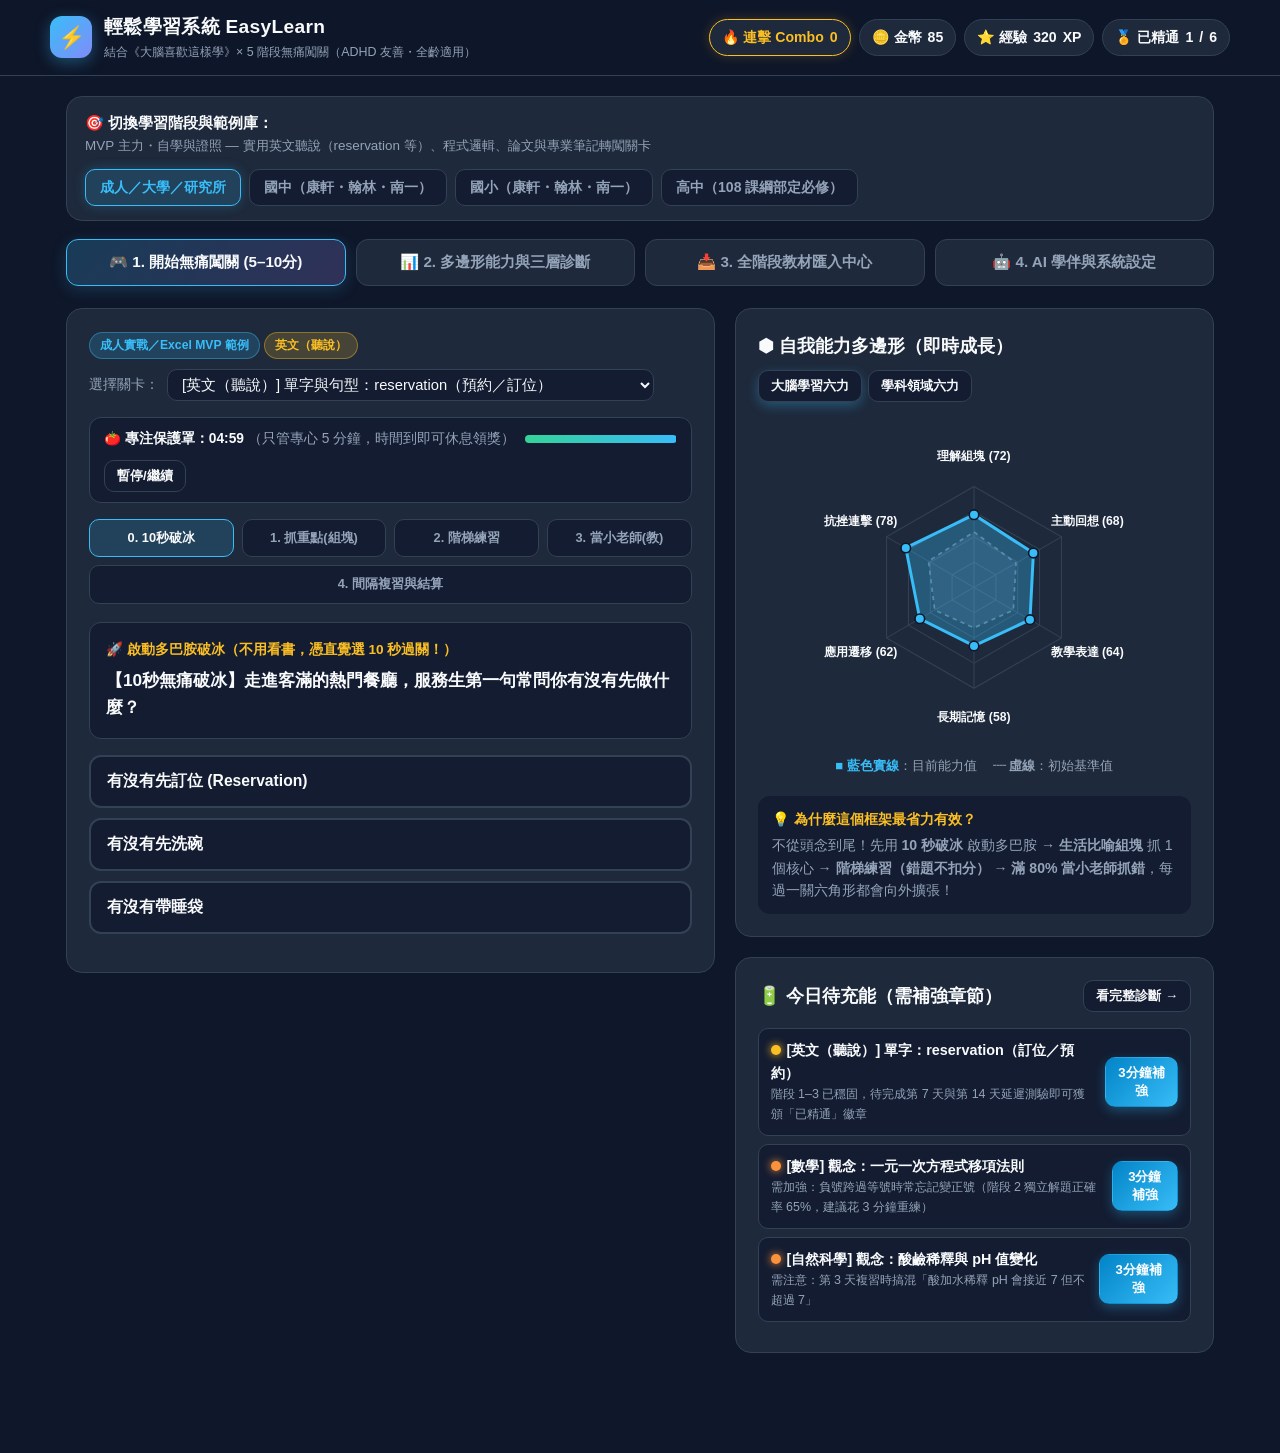
<file: easy_learn/index.html>
<!DOCTYPE html>
<html lang="zh-Hant">
<head>
  <meta charset="UTF-8" />
  <meta name="viewport" content="width=device-width, initial-scale=1.0" />
  <title>輕鬆學習系統 EasyLearn — 無痛闖關 × 多邊形能力分析</title>
  <link rel="stylesheet" href="styles.css" />
</head>
<body>

  <!-- Top Dopamine & Status Header -->
  <header class="top-header">
    <div class="header-inner">
      <div class="brand-area">
        <div class="brand-logo">⚡</div>
        <div>
          <div class="brand-title">輕鬆學習系統 EasyLearn</div>
          <div class="brand-subtitle">結合《大腦喜歡這樣學》× 5 階段無痛闖關（ADHD 友善・全齡適用）</div>
        </div>
      </div>

      <div class="stats-pills">
        <div class="stat-pill highlight-combo" id="pill-combo" title="連續答對觸發多巴胺加成">
          🔥 連擊 Combo <span id="stat-combo">0</span>
        </div>
        <div class="stat-pill" id="pill-coins" title="過關與破冰獎勵金幣">
          🪙 金幣 <span id="stat-coins">85</span>
        </div>
        <div class="stat-pill" id="pill-xp" title="累積學習經驗值">
          ⭐ 經驗 <span id="stat-xp">320</span> XP
        </div>
        <div class="stat-pill" id="pill-mastery" title="第7、14天複習皆通過才算真精通">
          🏅 已精通 <span id="stat-mastered">1</span> / <span id="stat-total">6</span>
        </div>
      </div>
    </div>
  </header>

  <main class="main-container">
    <!-- Audience / Stage Switcher -->
    <section class="audience-bar">
      <div>
        <div style="font-weight: 700; font-size: 0.95rem;">🎯 切換學習階段與範例庫：</div>
        <div id="stage-desc" style="font-size: 0.84rem; color: var(--text-muted);">
          載入中...
        </div>
      </div>
      <div class="stage-buttons" id="stage-buttons"></div>
    </section>

    <!-- Main 4 Functional Tabs -->
    <nav class="nav-tabs">
      <button class="nav-tab active" data-tab="tab-quest" onclick="EasyLearnApp.switchTab('tab-quest')">
        🎮 1. 開始無痛闖關 (5–10分)
      </button>
      <button class="nav-tab" data-tab="tab-dashboard" onclick="EasyLearnApp.switchTab('tab-dashboard')">
        📊 2. 多邊形能力與三層診斷
      </button>
      <button class="nav-tab" data-tab="tab-import" onclick="EasyLearnApp.switchTab('tab-import')">
        📥 3. 全階段教材匯入中心
      </button>
      <button class="nav-tab" data-tab="tab-settings" onclick="EasyLearnApp.switchTab('tab-settings')">
        🤖 4. AI 學伴與系統設定
      </button>
    </nav>

    <!-- TAB 1: 5-Stage Gamified Quest Loop + Live Polygon Radar -->
    <section id="tab-quest" class="tab-panel active">
      <div class="grid-2">
        <!-- Left: Active Quest Card -->
        <div>
          <div class="card">
            <div class="card-header">
              <div>
                <span class="badge badge-blue" id="quest-publisher-badge">MVP 示範</span>
                <span class="badge badge-gold" id="quest-subject-badge">英文（聽說）</span>
              </div>
              <div style="display: flex; align-items: center; gap: 8px;">
                <label for="quest-selector" style="font-size: 0.85rem; color: var(--text-muted);">選擇關卡：</label>
                <select id="quest-selector" class="select-field" style="width: auto; margin: 0; padding: 6px 10px;" onchange="EasyLearnApp.selectQuest(this.value)"></select>
              </div>
            </div>

            <!-- Gentle 5-Minute Pomodoro Bar -->
            <div class="pomodoro-bar">
              <div style="font-size: 0.86rem; font-weight: 600;">
                🍅 專注保護罩：<span id="timer-display">05:00</span>
                <span style="color: var(--text-muted); font-weight: 400;">（只管專心 5 分鐘，時間到即可休息領獎）</span>
              </div>
              <div class="timer-progress-wrap">
                <div class="timer-progress-fill" id="timer-fill"></div>
              </div>
              <button class="btn btn-outline btn-sm" onclick="EasyLearnApp.toggleTimer()" id="timer-btn">暫停/繼續</button>
            </div>

            <!-- 5-Stage Stepper -->
            <div class="quest-stepper" id="quest-stepper"></div>

            <!-- Dynamic Quest Stage Content -->
            <div id="quest-stage-container"></div>
          </div>
        </div>

        <!-- Right: Live 6-Axis Polygon Radar & Quick Weak-Spot Alert -->
        <div>
          <div class="card">
            <div class="card-header">
              <div class="card-title">⬢ 自我能力多邊形（即時成長）</div>
              <div style="display: flex; gap: 6px;">
                <button class="btn btn-outline btn-sm" id="btn-radar-brain" onclick="EasyLearnApp.setRadarMode('brain')">大腦學習六力</button>
                <button class="btn btn-outline btn-sm" id="btn-radar-subject" onclick="EasyLearnApp.setRadarMode('subject')">學科領域六力</button>
              </div>
            </div>

            <div class="radar-container">
              <svg id="radar-svg-main" class="radar-svg" viewBox="0 0 320 300"></svg>
              <div class="radar-legend">
                <span><strong style="color: #38bdf8;">■ 藍色實線</strong>：目前能力值</span>
                <span><strong style="color: #94a3b8;">┈ 虛線</strong>：初始基準值</span>
              </div>
            </div>

            <div style="background: var(--bg-soft); border-radius: 12px; padding: 12px 14px; margin-top: 10px; font-size: 0.88rem;">
              <div style="font-weight: 700; color: var(--accent-gold); margin-bottom: 4px;">💡 為什麼這個框架最省力有效？</div>
              <div style="color: var(--text-muted);">
                不從頭念到尾！先用 <strong>10 秒破冰</strong> 啟動多巴胺 → <strong>生活比喻組塊</strong> 抓 1 個核心 → <strong>階梯練習（錯題不扣分）</strong> → <strong>滿 80% 當小老師抓錯</strong>，每過一關六角形都會向外擴張！
              </div>
            </div>
          </div>

          <div class="card">
            <div class="card-header">
              <div class="card-title">🔋 今日待充能（需補強章節）</div>
              <button class="btn btn-outline btn-sm" onclick="EasyLearnApp.switchTab('tab-dashboard')">看完整診斷 →</button>
            </div>
            <div id="quick-weak-list"></div>
          </div>
        </div>
      </div>
    </section>

    <!-- TAB 2: 3-Level Drill-Down Dashboard & Excel Spaced Repetition Table -->
    <section id="tab-dashboard" class="tab-panel">
      <div class="card">
        <div class="card-header">
          <div>
            <div class="card-title">📊 三層式自我能力診斷 Dashboard（科目 → 單元 → 章節缺失）</div>
            <div style="font-size: 0.86rem; color: var(--text-muted);">
              點擊下方卡片可從「大科目」鑽取到「單元」與「具體卡關點」，並直接啟動 3 分鐘專項補強。
            </div>
          </div>
          <div style="display: flex; gap: 10px; align-items: center;">
            <span class="badge badge-green" id="dash-summary-badge">精通率計算中</span>
            <button class="btn btn-outline btn-sm" onclick="EasyLearnApp.resetFilter()">顯示全部科目</button>
          </div>
        </div>

        <!-- Level 1: Subject Overview -->
        <h3 style="font-size: 0.96rem; color: var(--primary); margin-bottom: 10px;">
          【第 1 層：大方向】各科目能力與精通率總覽（點擊科目可篩選下方單元）
        </h3>
        <div class="drill-grid" id="dash-level-1"></div>

        <!-- Level 2: Publisher / Unit Traffic Lights -->
        <h3 style="font-size: 0.96rem; color: var(--accent-gold); margin: 18px 0 10px;">
          【第 2 層：中單元】各版本／單元紅黃綠燈狀態（🟢 穩定 ／ 🟡 學習中 ／ 🔴 需優先補強）
        </h3>
        <div class="drill-grid" id="dash-level-2"></div>

        <!-- Level 3: Chapter / Concept Diagnosis & 1-Click 3-Min Fix -->
        <h3 style="font-size: 0.96rem; color: var(--accent-green); margin: 18px 0 10px;">
          【第 3 層：小章節與觀念缺失】具體問題診斷 ＋ 一鍵 3 分鐘補強
        </h3>
        <div id="dash-level-3"></div>
      </div>

      <!-- Spaced Repetition Tracking Table (Matches Jay's Excel Sheet 4) -->
      <div class="card">
        <div class="card-header">
          <div>
            <div class="card-title">🗓️ 間隔複習追蹤表（對齊規劃表：當天、第 1、3、7、14 天）</div>
            <div style="font-size: 0.84rem; color: var(--text-muted);">
              規則：不以「看完課程」算精通，必須 <strong>第 7 天與第 14 天延遲測驗皆 ✓</strong> 才頒發「🏅 已精通」徽章。（直接點擊表格內的格位可切換 ✓ / ✗ / 空白）
            </div>
          </div>
          <button class="btn btn-outline btn-sm" onclick="EasyLearnApp.exportCSV()">📥 匯出 CSV 追蹤表</button>
        </div>

        <div class="table-wrap">
          <table class="tracking-table">
            <thead>
              <tr>
                <th>項目（章節／單字）</th>
                <th>版本／科目</th>
                <th>首次學習日</th>
                <th style="text-align:center;">當天回想</th>
                <th style="text-align:center;">第1天</th>
                <th style="text-align:center;">第3天</th>
                <th style="text-align:center;">第7天</th>
                <th style="text-align:center;">第14天</th>
                <th style="text-align:center;">通過次數</th>
                <th>精通狀態</th>
                <th>動作</th>
              </tr>
            </thead>
            <tbody id="tracking-tbody"></tbody>
          </table>
        </div>
      </div>
    </section>

    <!-- TAB 3: All-Stage Textbook & Notes Import Center -->
    <section id="tab-import" class="tab-panel">
      <div class="grid-2">
        <!-- Left: 108 Curriculum 3 Publishers (Elem/Junior/Senior) One-Click Skeleton Import -->
        <div class="card">
          <div class="card-header">
            <div class="card-title">📚 A. 國中小（康軒・翰林・南一）＆ 高中課綱骨架一鍵匯入</div>
            <span class="badge badge-blue">教育部 108 課綱對齊</span>
          </div>
          <p style="font-size: 0.88rem; color: var(--text-muted); margin-bottom: 14px;">
            選擇年級、出版社與科目，即可一鍵將「單元 → 章節」骨架與公開示範題載入系統，亦可為任一章節掛載自己的練習題。
          </p>

          <div id="catalog-list"></div>
        </div>

        <!-- Right: High School / University / Graduate / Adult Note-to-Quest Generator -->
        <div class="card">
          <div class="card-header">
            <div class="card-title">✨ B. 高中／大學／研究所／成人：貼上講義或筆記 → 自動轉闖關卡</div>
            <span class="badge badge-gold">免金鑰 ＆ AI 雙支援</span>
          </div>
          <p style="font-size: 0.88rem; color: var(--text-muted); margin-bottom: 12px;">
            針對沒有固定三家出版社的<strong>高中選修、大學原文書、研究所論文、成人證照或英文單字</strong>：貼上一段重點，系統自動幫你拆成「10秒破冰 → 生活比喻重點卡 → 3 階梯練習 → 教 AI 學伴抓錯題」！
          </p>

          <label style="font-size: 0.85rem; font-weight: 700;">1. 所屬階段與科目名稱</label>
          <div style="display: grid; grid-template-columns: 1fr 1fr; gap: 10px;">
            <select id="custom-stage" class="select-field">
              <option value="adult">成人／大學／研究所</option>
              <option value="senior">高中（必修／選修）</option>
              <option value="junior">國中（康軒／翰林／南一補充）</option>
              <option value="elem">國小（課外／補充）</option>
            </select>
            <input type="text" id="custom-subject" class="input-field" placeholder="例如：英文聽說、演算法、生物化學" value="英文（聽說）" />
          </div>

          <label style="font-size: 0.85rem; font-weight: 700;">2. 單元與章節／主題名稱</label>
          <input type="text" id="custom-title" class="input-field" placeholder="例如：單字 confirm（確認預約） 或 機器學習 Overfitting" />

          <label style="font-size: 0.85rem; font-weight: 700;">3. 核心重點句子（將自動生成挖空練習與抓錯題）</label>
          <textarea id="custom-core" class="textarea-field" placeholder="貼上你想記住的 1~3 句重點，例如：confirm 是動詞「確認」，常用於 Please confirm your reservation（請確認您的訂位）。常見錯誤是把 confirm 跟 conform（遵守）搞混。"></textarea>

          <label style="font-size: 0.85rem; font-weight: 700;">4. 大腦組塊生活比喻（選填，不填由系統自動產生提示）</label>
          <input type="text" id="custom-metaphor" class="input-field" placeholder="例如：con(共同) + firm(堅定穩固) ＝ 雙方都蓋章確定！" />

          <div style="display: flex; flex-wrap: wrap; gap: 10px; margin-top: 8px;">
            <button class="btn btn-primary" onclick="EasyLearnApp.createCustomQuest(false)">
              ⚡ 免金鑰立即生成闖關卡
            </button>
            <button class="btn btn-gold" onclick="EasyLearnApp.createCustomQuest(true)">
              🤖 用 AI API 智慧出題生成
            </button>
            <button class="btn btn-outline btn-sm" onclick="EasyLearnApp.fillSampleNote()">
              填入範例筆記試試看
            </button>
          </div>
        </div>
      </div>
    </section>

    <!-- TAB 4: AI Buddy API Settings & Backup -->
    <section id="tab-settings" class="tab-panel">
      <div class="grid-2">
        <div class="card">
          <div class="card-header">
            <div class="card-title">🤖「關卡 3：教 AI 學伴」互動模式與 API 設定</div>
            <span class="badge badge-green">預設免金鑰即可玩</span>
          </div>
          <p style="font-size: 0.9rem; color: var(--text-muted); margin-bottom: 14px;">
            系統預設提供<strong>「A. 免金鑰點選抓錯模式」</strong>（最適合小朋友與快速闖關，零延遲）。若你想在「關卡 3：當小老師」用自己的話打字或語音跟 AI 學伴自由對話，可在下方填入 API Key 或本機模型網址：
          </p>

          <label style="font-size: 0.85rem; font-weight: 700;">AI 提供者（Provider）</label>
          <select id="ai-provider" class="select-field">
            <option value="gemini">Google Gemini API (gemini-2.5-flash)</option>
            <option value="openai">OpenAI 相容 API / 本機 Ollama</option>
          </select>

          <label style="font-size: 0.85rem; font-weight: 700;">API Key（僅存於你的瀏覽器本機 LocalStorage，不會上傳任何伺服器）</label>
          <input type="password" id="ai-api-key" class="input-field" placeholder="貼上 Gemini 或 OpenAI API Key（若不填仍可使用預設互動模式）" />

          <label style="font-size: 0.85rem; font-weight: 700;">自訂 Endpoint 網址（選填，OpenAI / Ollama 用）</label>
          <input type="text" id="ai-endpoint" class="input-field" placeholder="預設留空即可；本機 Ollama 可填 http://localhost:11434/v1/chat/completions" />

          <div style="display: flex; gap: 10px; margin-top: 8px;">
            <button class="btn btn-primary" onclick="EasyLearnApp.saveAISettings()">💾 儲存 AI 設定</button>
            <button class="btn btn-outline" onclick="EasyLearnApp.clearAISettings()">清除金鑰</button>
          </div>
        </div>

        <div class="card">
          <div class="card-header">
            <div class="card-title">🗂️ 學習進度備份與重置</div>
          </div>
          <p style="font-size: 0.9rem; color: var(--text-muted); margin-bottom: 16px;">
            所有闖關紀錄、六角形能力值、自建題庫皆儲存在瀏覽器本機。換電腦時可匯出 JSON 檔案帶走。
          </p>
          <div style="display: flex; flex-wrap: wrap; gap: 10px;">
            <button class="btn btn-primary" onclick="EasyLearnApp.exportJSON()">📦 匯出完整進度 JSON</button>
            <label class="btn btn-outline" style="cursor: pointer;">
              📂 匯入 JSON 進度
              <input type="file" accept=".json" style="display: none;" onchange="EasyLearnApp.importJSON(event)" />
            </label>
            <button class="btn btn-outline" style="border-color: var(--accent-warm); color: var(--accent-warm);" onclick="EasyLearnApp.resetAllData()">
              🔄 還原預設範例資料
            </button>
          </div>
        </div>
      </div>
    </section>
  </main>

  <div id="toast-box" class="toast-box"></div>

  <script src="data.js"></script>
  <script src="app.js"></script>
</body>
</html>
</file>
<file: easy_learn/styles.css>
/* Styles for EasyLearn App - ADHD friendly, low cognitive load, high dopamine feedback */

:root {
  --bg-main: #0f172a;
  --bg-card: #1e293b;
  --bg-card-hover: #26354d;
  --bg-soft: #131c31;
  --text-main: #f8fafc;
  --text-muted: #94a3b8;
  --primary: #38bdf8;
  --primary-glow: rgba(56, 189, 248, 0.25);
  --accent-gold: #fbbf24;
  --accent-green: #34d399;
  --accent-purple: #a78bfa;
  --accent-warm: #fb923c;
  --border-color: #334155;
  --radius-lg: 16px;
  --radius-md: 12px;
}

* {
  box-sizing: border-box;
  margin: 0;
  padding: 0;
}

body {
  font-family: -apple-system, BlinkMacSystemFont, "Segoe UI", "Noto Sans TC", "PingFang TC", "Microsoft JhengHei", sans-serif;
  background-color: var(--bg-main);
  color: var(--text-main);
  line-height: 1.6;
  min-height: 100vh;
  padding-bottom: 60px;
}

/* Header & Top Dopamine Bar */
.top-header {
  position: sticky;
  top: 0;
  z-index: 50;
  background: rgba(15, 23, 42, 0.92);
  backdrop-filter: blur(10px);
  border-bottom: 1px solid var(--border-color);
  padding: 12px 20px;
}

.header-inner {
  max-width: 1180px;
  margin: 0 auto;
  display: flex;
  flex-wrap: wrap;
  align-items: center;
  justify-content: space-between;
  gap: 12px;
}

.brand-area {
  display: flex;
  align-items: center;
  gap: 12px;
}

.brand-logo {
  width: 42px;
  height: 42px;
  border-radius: 12px;
  background: linear-gradient(135deg, #38bdf8, #818cf8);
  display: flex;
  align-items: center;
  justify-content: center;
  font-size: 22px;
  font-weight: 800;
  box-shadow: 0 4px 15px rgba(56, 189, 248, 0.35);
}

.brand-title {
  font-size: 1.2rem;
  font-weight: 800;
  letter-spacing: 0.3px;
}

.brand-subtitle {
  font-size: 0.78rem;
  color: var(--text-muted);
}

.stats-pills {
  display: flex;
  flex-wrap: wrap;
  align-items: center;
  gap: 8px;
}

.stat-pill {
  background: var(--bg-card);
  border: 1px solid var(--border-color);
  padding: 6px 12px;
  border-radius: 999px;
  font-size: 0.88rem;
  font-weight: 600;
  display: flex;
  align-items: center;
  gap: 6px;
  transition: transform 0.2s ease, border-color 0.2s ease;
}

.stat-pill.highlight-combo {
  border-color: var(--accent-gold);
  color: var(--accent-gold);
  box-shadow: 0 0 12px rgba(251, 191, 36, 0.2);
}

.stat-pill.bump {
  animation: pillBump 0.45s ease;
}

@keyframes pillBump {
  0% { transform: scale(1); }
  40% { transform: scale(1.18); }
  100% { transform: scale(1); }
}

/* Main Navigation Tabs */
.main-container {
  max-width: 1180px;
  margin: 20px auto;
  padding: 0 16px;
}

.audience-bar {
  background: var(--bg-card);
  border: 1px solid var(--border-color);
  border-radius: var(--radius-lg);
  padding: 14px 18px;
  margin-bottom: 18px;
  display: flex;
  flex-wrap: wrap;
  align-items: center;
  justify-content: space-between;
  gap: 12px;
}

.stage-buttons {
  display: flex;
  flex-wrap: wrap;
  gap: 8px;
}

.stage-btn {
  background: var(--bg-soft);
  color: var(--text-muted);
  border: 1px solid var(--border-color);
  padding: 8px 14px;
  border-radius: 10px;
  font-size: 0.88rem;
  font-weight: 600;
  cursor: pointer;
  transition: all 0.2s;
}

.stage-btn:hover {
  border-color: var(--primary);
  color: var(--text-main);
}

.stage-btn.active {
  background: rgba(56, 189, 248, 0.16);
  border-color: var(--primary);
  color: var(--primary);
  box-shadow: 0 0 12px var(--primary-glow);
}

.nav-tabs {
  display: grid;
  grid-template-columns: repeat(4, 1fr);
  gap: 10px;
  margin-bottom: 22px;
}

@media (max-width: 768px) {
  .nav-tabs {
    grid-template-columns: repeat(2, 1fr);
  }
}

.nav-tab {
  background: var(--bg-card);
  border: 1px solid var(--border-color);
  border-radius: var(--radius-md);
  padding: 12px 14px;
  color: var(--text-muted);
  font-size: 0.95rem;
  font-weight: 700;
  cursor: pointer;
  text-align: center;
  transition: all 0.2s ease;
}

.nav-tab:hover {
  background: var(--bg-card-hover);
  color: var(--text-main);
}

.nav-tab.active {
  background: linear-gradient(135deg, rgba(56, 189, 248, 0.22), rgba(167, 139, 250, 0.22));
  border-color: var(--primary);
  color: var(--text-main);
  box-shadow: 0 4px 16px rgba(56, 189, 248, 0.18);
}

/* Panels & Grid */
.tab-panel {
  display: none;
}

.tab-panel.active {
  display: block;
  animation: fadeIn 0.25s ease;
}

@keyframes fadeIn {
  from { opacity: 0; transform: translateY(6px); }
  to { opacity: 1; transform: translateY(0); }
}

.grid-2 {
  display: grid;
  grid-template-columns: 1.15fr 0.85fr;
  gap: 20px;
}

@media (max-width: 920px) {
  .grid-2 {
    grid-template-columns: 1fr;
  }
}

.card {
  background: var(--bg-card);
  border: 1px solid var(--border-color);
  border-radius: var(--radius-lg);
  padding: 22px;
  margin-bottom: 20px;
}

.card-header {
  display: flex;
  flex-wrap: wrap;
  align-items: center;
  justify-content: space-between;
  gap: 10px;
  margin-bottom: 16px;
}

.card-title {
  font-size: 1.15rem;
  font-weight: 700;
  display: flex;
  align-items: center;
  gap: 8px;
}

.badge {
  display: inline-block;
  padding: 3px 10px;
  border-radius: 999px;
  font-size: 0.76rem;
  font-weight: 700;
}

.badge-blue {
  background: rgba(56, 189, 248, 0.18);
  color: var(--primary);
  border: 1px solid rgba(56, 189, 248, 0.4);
}

.badge-gold {
  background: rgba(251, 191, 36, 0.18);
  color: var(--accent-gold);
  border: 1px solid rgba(251, 191, 36, 0.4);
}

.badge-green {
  background: rgba(52, 211, 153, 0.18);
  color: var(--accent-green);
  border: 1px solid rgba(52, 211, 153, 0.4);
}

.badge-warm {
  background: rgba(251, 146, 60, 0.2);
  color: var(--accent-warm);
  border: 1px solid rgba(251, 146, 60, 0.45);
}

/* Quest Loop Progress Stepper */
.quest-stepper {
  display: flex;
  flex-wrap: wrap;
  gap: 8px;
  margin-bottom: 18px;
}

.step-chip {
  flex: 1;
  min-width: 115px;
  background: var(--bg-soft);
  border: 1px solid var(--border-color);
  border-radius: 10px;
  padding: 8px 10px;
  font-size: 0.8rem;
  color: var(--text-muted);
  text-align: center;
  font-weight: 600;
}

.step-chip.current {
  border-color: var(--primary);
  background: rgba(56, 189, 248, 0.16);
  color: var(--text-main);
}

.step-chip.done {
  border-color: var(--accent-green);
  color: var(--accent-green);
}

/* Pomodoro Gentle Bar */
.pomodoro-bar {
  background: var(--bg-soft);
  border: 1px solid var(--border-color);
  border-radius: 12px;
  padding: 10px 14px;
  margin-bottom: 16px;
  display: flex;
  flex-wrap: wrap;
  align-items: center;
  justify-content: space-between;
  gap: 10px;
}

.timer-progress-wrap {
  flex: 1;
  min-width: 140px;
  height: 8px;
  background: #0f172a;
  border-radius: 999px;
  overflow: hidden;
}

.timer-progress-fill {
  height: 100%;
  background: linear-gradient(90deg, #34d399, #38bdf8);
  width: 100%;
  transition: width 0.5s linear;
}

/* Core Metaphor & Focus Box */
.metaphor-box {
  background: linear-gradient(135deg, rgba(251, 191, 36, 0.12), rgba(167, 139, 250, 0.12));
  border-left: 4px solid var(--accent-gold);
  border-radius: 10px;
  padding: 14px 16px;
  margin: 14px 0;
  font-size: 0.96rem;
}

.core-box {
  background: var(--bg-soft);
  border: 1px solid var(--border-color);
  border-radius: 12px;
  padding: 16px;
  margin-bottom: 14px;
  font-size: 1.05rem;
}

.option-list {
  display: flex;
  flex-direction: column;
  gap: 10px;
  margin: 16px 0;
}

.option-btn {
  background: var(--bg-soft);
  color: var(--text-main);
  border: 2px solid var(--border-color);
  border-radius: 12px;
  padding: 14px 16px;
  font-size: 0.98rem;
  font-weight: 600;
  text-align: left;
  cursor: pointer;
  transition: all 0.18s ease;
}

.option-btn:hover {
  border-color: var(--primary);
  background: var(--bg-card-hover);
  transform: translateX(3px);
}

.option-btn.correct {
  border-color: var(--accent-green);
  background: rgba(52, 211, 153, 0.18);
}

.option-btn.gentle-retry {
  border-color: var(--accent-warm);
  background: rgba(251, 146, 60, 0.16);
}

.feedback-banner {
  border-radius: 12px;
  padding: 14px 16px;
  margin-top: 14px;
  font-weight: 600;
}

.feedback-banner.success {
  background: rgba(52, 211, 153, 0.16);
  border: 1px solid var(--accent-green);
  color: #a7f3d0;
}

.feedback-banner.hint {
  background: rgba(251, 191, 36, 0.14);
  border: 1px solid var(--accent-gold);
  color: #fde68a;
}

.feedback-banner.diffuse {
  background: rgba(167, 139, 250, 0.18);
  border: 1px solid var(--accent-purple);
  color: #ddd6fe;
}

/* Buttons */
.btn {
  display: inline-flex;
  align-items: center;
  justify-content: center;
  gap: 6px;
  padding: 10px 18px;
  border-radius: 10px;
  font-size: 0.92rem;
  font-weight: 700;
  cursor: pointer;
  border: 1px solid transparent;
  transition: all 0.2s;
}

.btn-primary {
  background: linear-gradient(135deg, #0284c7, #38bdf8);
  color: #fff;
  box-shadow: 0 4px 12px rgba(56, 189, 248, 0.3);
}

.btn-primary:hover {
  filter: brightness(1.1);
  transform: translateY(-1px);
}

.btn-gold {
  background: linear-gradient(135deg, #d97706, #fbbf24);
  color: #0f172a;
}

.btn-outline {
  background: var(--bg-soft);
  color: var(--text-main);
  border-color: var(--border-color);
}

.btn-outline:hover {
  border-color: var(--primary);
}

.btn-sm {
  padding: 6px 12px;
  font-size: 0.82rem;
}

/* Polygon Radar SVG Container */
.radar-container {
  display: flex;
  flex-direction: column;
  align-items: center;
  justify-content: center;
  padding: 10px 0;
}

.radar-svg {
  width: 100%;
  max-width: 340px;
  height: auto;
  overflow: visible;
}

.radar-polygon-current {
  fill: rgba(56, 189, 248, 0.32);
  stroke: #38bdf8;
  stroke-width: 2.8;
  transition: all 0.6s cubic-bezier(0.22, 1, 0.36, 1);
}

.radar-polygon-baseline {
  fill: rgba(148, 163, 184, 0.12);
  stroke: #64748b;
  stroke-width: 1.6;
  stroke-dasharray: 4 4;
}

.radar-legend {
  display: flex;
  gap: 16px;
  font-size: 0.82rem;
  color: var(--text-muted);
  margin-top: 8px;
}

/* 3-Level Dashboard Drill-Down */
.drill-grid {
  display: grid;
  grid-template-columns: repeat(auto-fit, minmax(250px, 1fr));
  gap: 14px;
  margin-bottom: 18px;
}

.drill-card {
  background: var(--bg-soft);
  border: 1px solid var(--border-color);
  border-radius: 12px;
  padding: 14px 16px;
  cursor: pointer;
  transition: all 0.2s;
}

.drill-card:hover, .drill-card.selected {
  border-color: var(--primary);
  background: var(--bg-card-hover);
}

.traffic-dot {
  display: inline-block;
  width: 10px;
  height: 10px;
  border-radius: 50%;
  margin-right: 6px;
}

.dot-green { background: var(--accent-green); box-shadow: 0 0 8px var(--accent-green); }
.dot-yellow { background: var(--accent-gold); box-shadow: 0 0 8px var(--accent-gold); }
.dot-red { background: var(--accent-warm); box-shadow: 0 0 8px var(--accent-warm); }

/* Tracking Table (Excel Match) */
.table-wrap {
  overflow-x: auto;
}

.tracking-table {
  width: 100%;
  border-collapse: collapse;
  font-size: 0.88rem;
}

.tracking-table th, .tracking-table td {
  padding: 10px 12px;
  border-bottom: 1px solid var(--border-color);
  text-align: left;
}

.tracking-table th {
  background: var(--bg-soft);
  color: var(--text-muted);
  font-weight: 700;
}

.check-cell {
  cursor: pointer;
  user-select: none;
  font-weight: 800;
  text-align: center !important;
  border-radius: 6px;
}

.check-cell:hover {
  background: rgba(56, 189, 248, 0.15);
}

/* Forms & Inputs */
.input-field, .textarea-field, .select-field {
  width: 100%;
  background: var(--bg-soft);
  color: var(--text-main);
  border: 1px solid var(--border-color);
  border-radius: 10px;
  padding: 10px 12px;
  font-size: 0.92rem;
  margin-top: 6px;
  margin-bottom: 12px;
}

.textarea-field {
  min-height: 110px;
  resize: vertical;
}

/* Toast Notification */
.toast-box {
  position: fixed;
  bottom: 24px;
  right: 24px;
  background: linear-gradient(135deg, #0284c7, #4f46e5);
  color: #fff;
  padding: 12px 20px;
  border-radius: 12px;
  font-weight: 700;
  box-shadow: 0 8px 25px rgba(0, 0, 0, 0.45);
  z-index: 100;
  opacity: 0;
  pointer-events: none;
  transform: translateY(12px);
  transition: all 0.28s ease;
}

.toast-box.show {
  opacity: 1;
  transform: translateY(0);
}
</file>
